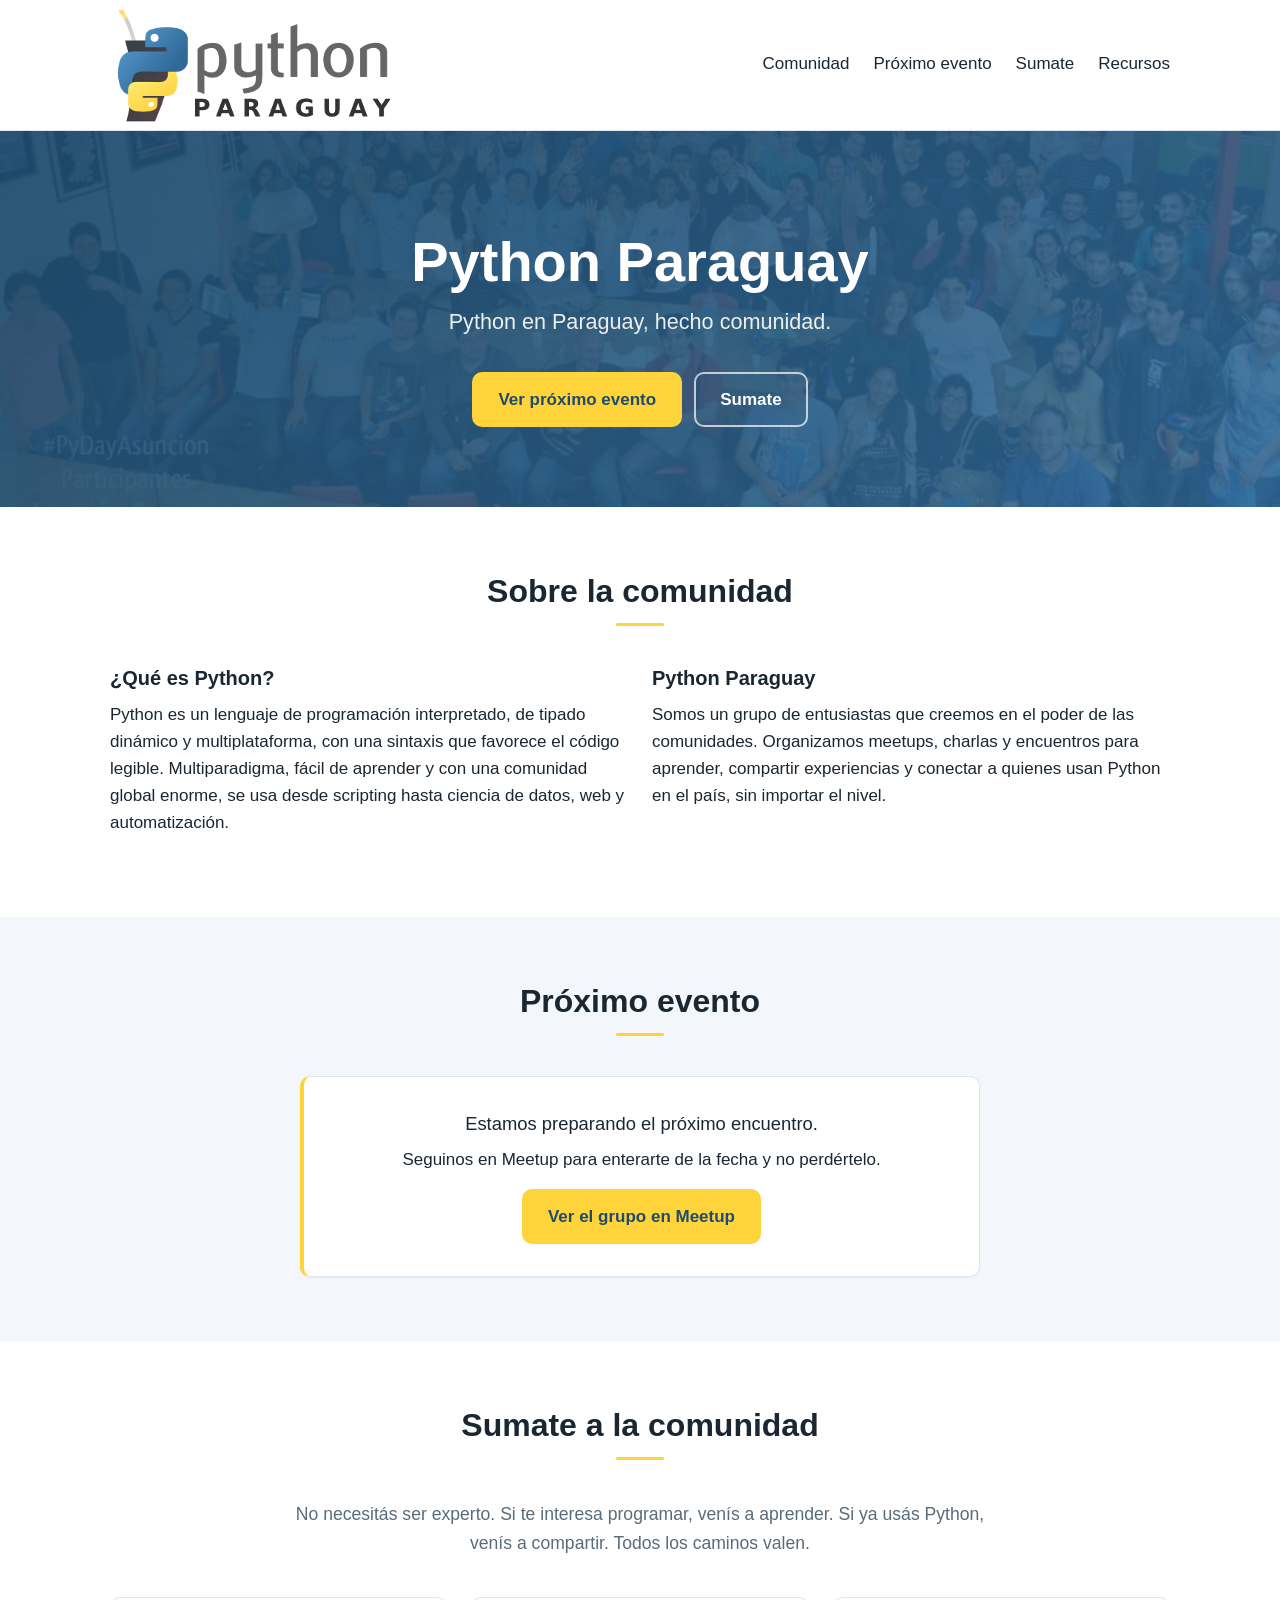
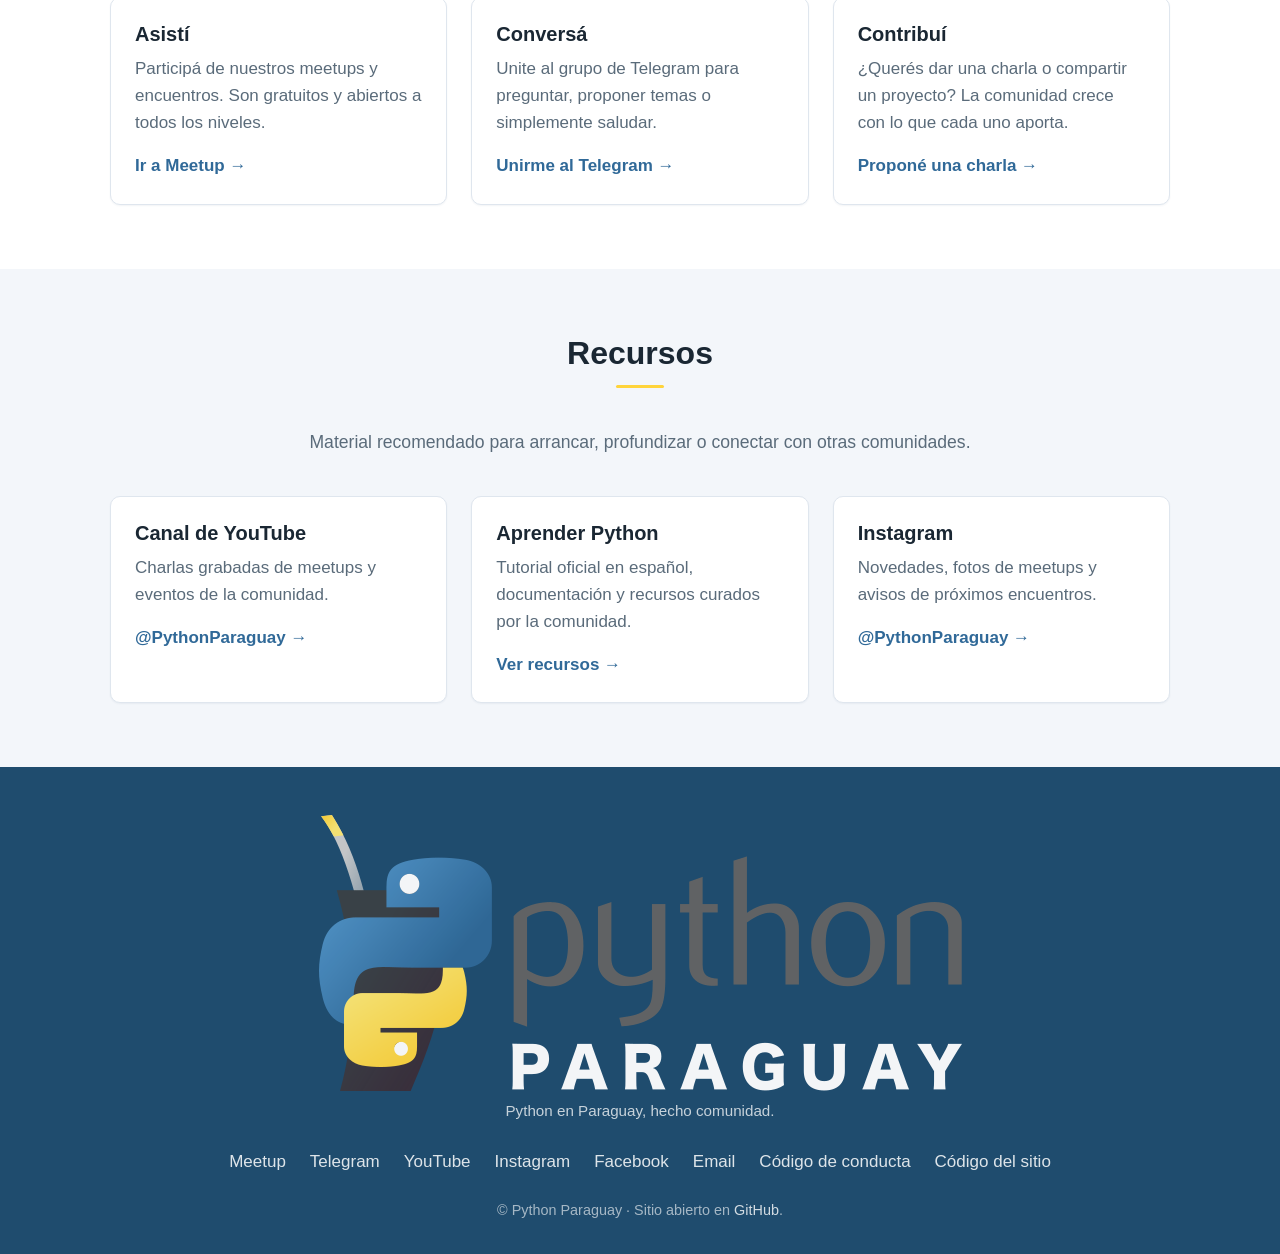
<file: index.html>
<!doctype html>
<html lang="es">
  <head>
    <meta charset="utf-8" />
    <meta name="viewport" content="width=device-width, initial-scale=1" />

    <title>Python Paraguay | Comunidad</title>
    <meta
      name="description"
      content="Comunidad de Python en Paraguay. Meetups, charlas y espacio para aprender y compartir."
    />
    <meta name="author" content="Python Paraguay" />

    <meta property="og:type" content="website" />
    <meta property="og:title" content="Python Paraguay | Comunidad" />
    <meta
      property="og:description"
      content="Python en Paraguay, hecho comunidad."
    />
    <meta property="og:url" content="https://pythonpy.org/" />
    <meta property="og:image" content="https://pythonpy.org/img/logo.png" />
    <meta property="og:locale" content="es_PY" />

    <meta name="twitter:card" content="summary_large_image" />
    <meta name="twitter:title" content="Python Paraguay | Comunidad" />
    <meta
      name="twitter:description"
      content="Python en Paraguay, hecho comunidad."
    />
    <meta name="twitter:image" content="https://pythonpy.org/img/logo.png" />

    <link rel="icon" href="img/favicon.png" type="image/png" />
    <link rel="stylesheet" href="css/style.css" />
  </head>

  <body>
    <header class="site-header">
      <div class="container nav-container">
        <a class="brand" href="#inicio">
          <img src="img/logo.png" alt="Python Paraguay" height="56" />
        </a>
        <button
          class="nav-toggle"
          aria-label="Abrir menú"
          aria-controls="primary-nav"
          aria-expanded="false"
        >
          <span></span><span></span><span></span>
        </button>
        <nav id="primary-nav" class="primary-nav">
          <a href="#sobre">Comunidad</a>
          <a href="#proximo-evento">Próximo evento</a>
          <a href="#sumate">Sumate</a>
          <a href="#recursos">Recursos</a>
        </nav>
      </div>
    </header>

    <main>
      <section id="inicio" class="hero">
        <div class="container hero-inner">
          <h1 class="hero-title">Python Paraguay</h1>
          <p class="hero-tagline">Python en Paraguay, hecho comunidad.</p>
          <div class="hero-ctas">
            <a class="btn btn-primary" href="#proximo-evento"
              >Ver próximo evento</a
            >
            <a class="btn btn-secondary" href="#sumate">Sumate</a>
          </div>
        </div>
      </section>

      <section id="sobre" class="section">
        <div class="container">
          <h2>Sobre la comunidad</h2>
          <div class="grid-2">
            <div>
              <h3>¿Qué es Python?</h3>
              <p>
                Python es un lenguaje de programación interpretado, de tipado
                dinámico y multiplataforma, con una sintaxis que favorece el
                código legible. Multiparadigma, fácil de aprender y con una
                comunidad global enorme, se usa desde scripting hasta ciencia de
                datos, web y automatización.
              </p>
            </div>
            <div>
              <h3>Python Paraguay</h3>
              <p>
                Somos un grupo de entusiastas que creemos en el poder de las
                comunidades. Organizamos meetups, charlas y encuentros para
                aprender, compartir experiencias y conectar a quienes usan
                Python en el país, sin importar el nivel.
              </p>
            </div>
          </div>
        </div>
      </section>

      <!-- PRÓXIMO EVENTO: editar este bloque cuando haya meetup agendado -->
      <section id="proximo-evento" class="section section-alt">
        <div class="container">
          <h2>Próximo evento</h2>

          <div class="event-card">
            <p class="event-status">Estamos preparando el próximo encuentro.</p>
            <p>
              Seguinos en Meetup para enterarte de la fecha y no perdértelo.
            </p>
            <a
              class="btn btn-primary"
              href="https://www.meetup.com/python-paraguay/"
              target="_blank"
              rel="noopener"
            >
              Ver el grupo en Meetup
            </a>
          </div>

          <!--
          Cuando haya evento agendado, reemplazá el bloque anterior por algo así:

          <div class="event-card">
            <p class="event-date">25 de abril · 19:00 · Asunción</p>
            <h3 class="event-title">Meetup Python Paraguay, Abril 2026</h3>
            <p>Charla sobre asyncio y networking en Python.</p>
            <a class="btn btn-primary" href="URL_DEL_EVENTO_EN_MEETUP" target="_blank" rel="noopener">
              Ver en Meetup
            </a>
          </div>
        --></div>
      </section>

      <section id="sumate" class="section">
        <div class="container">
          <h2>Sumate a la comunidad</h2>
          <p class="lead">
            No necesitás ser experto. Si te interesa programar, venís a
            aprender. Si ya usás Python, venís a compartir. Todos los caminos
            valen.
          </p>

          <div class="grid-3">
            <article class="card">
              <h3>Asistí</h3>
              <p>
                Participá de nuestros meetups y encuentros. Son gratuitos y
                abiertos a todos los niveles.
              </p>
              <a
                href="https://www.meetup.com/python-paraguay/"
                target="_blank"
                rel="noopener"
                >Ir a Meetup &rarr;</a
              >
            </article>

            <article class="card">
              <h3>Conversá</h3>
              <p>
                Unite al grupo de Telegram para preguntar, proponer temas o
                simplemente saludar.
              </p>
              <a
                href="https://t.me/PythonParaguay"
                target="_blank"
                rel="noopener"
                >Unirme al Telegram &rarr;</a
              >
            </article>

            <article class="card">
              <h3>Contribuí</h3>
              <p>
                ¿Querés dar una charla o compartir un proyecto? La comunidad
                crece con lo que cada uno aporta.
              </p>
              <a
                href="mailto:python-paraguay@googlegroups.com?subject=Quiero%20dar%20una%20charla"
                >Proponé una charla &rarr;</a
              >
            </article>
          </div>
        </div>
      </section>

      <section id="recursos" class="section section-alt">
        <div class="container">
          <h2>Recursos</h2>
          <p class="lead">
            Material recomendado para arrancar, profundizar o conectar con otras
            comunidades.
          </p>

          <div class="grid-3">
            <article class="card">
              <h3>Canal de YouTube</h3>
              <p>Charlas grabadas de meetups y eventos de la comunidad.</p>
              <a
                href="https://www.youtube.com/@PythonParaguay"
                target="_blank"
                rel="noopener"
                >@PythonParaguay &rarr;</a
              >
            </article>

            <article class="card">
              <h3>Aprender Python</h3>
              <p>
                Tutorial oficial en español, documentación y recursos curados
                por la comunidad.
              </p>
              <a href="aprender.html">Ver recursos &rarr;</a>
            </article>

            <article class="card">
              <h3>Instagram</h3>
              <p>
                Novedades, fotos de meetups y avisos de próximos encuentros.
              </p>
              <a
                href="https://www.instagram.com/PythonParaguay/"
                target="_blank"
                rel="noopener"
                >@PythonParaguay &rarr;</a
              >
            </article>
          </div>
        </div>
      </section>
    </main>

    <footer class="site-footer">
      <div class="container footer-inner">
        <div class="footer-brand">
          <img src="img/logo-white.png" alt="Python Paraguay" height="56" />
          <p>Python en Paraguay, hecho comunidad.</p>
        </div>

        <nav class="footer-links" aria-label="Enlaces del pie de página">
          <a
            href="https://www.meetup.com/python-paraguay/"
            target="_blank"
            rel="noopener"
            >Meetup</a
          >
          <a href="https://t.me/PythonParaguay" target="_blank" rel="noopener"
            >Telegram</a
          >
          <a
            href="https://www.youtube.com/@PythonParaguay"
            target="_blank"
            rel="noopener"
            >YouTube</a
          >
          <a
            href="https://www.instagram.com/PythonParaguay/"
            target="_blank"
            rel="noopener"
            >Instagram</a
          >
          <a
            href="https://www.facebook.com/PythonParaguay"
            target="_blank"
            rel="noopener"
            >Facebook</a
          >
          <a href="mailto:python-paraguay@googlegroups.com">Email</a>
          <a
            href="https://github.com/PythonParaguay/docs/blob/master/CoC.md"
            target="_blank"
            rel="noopener"
            >Código de conducta</a
          >
          <a
            href="https://github.com/PythonParaguay/pythonpy-web"
            target="_blank"
            rel="noopener"
            >Código del sitio</a
          >
        </nav>

        <p class="footer-copy">
          &copy; Python Paraguay · Sitio abierto en
          <a
            href="https://github.com/PythonParaguay/pythonpy-web"
            target="_blank"
            rel="noopener"
            >GitHub</a
          >.
        </p>
      </div>
    </footer>

    <script>
      // Menú móvil
      (function () {
        var toggle = document.querySelector(".nav-toggle");
        var nav = document.getElementById("primary-nav");
        if (!toggle || !nav) return;
        toggle.addEventListener("click", function () {
          var open = nav.classList.toggle("is-open");
          toggle.setAttribute("aria-expanded", open ? "true" : "false");
        });
        nav.addEventListener("click", function (e) {
          if (e.target.tagName === "A") {
            nav.classList.remove("is-open");
            toggle.setAttribute("aria-expanded", "false");
          }
        });
      })();
    </script>
  </body>
</html>
</file>
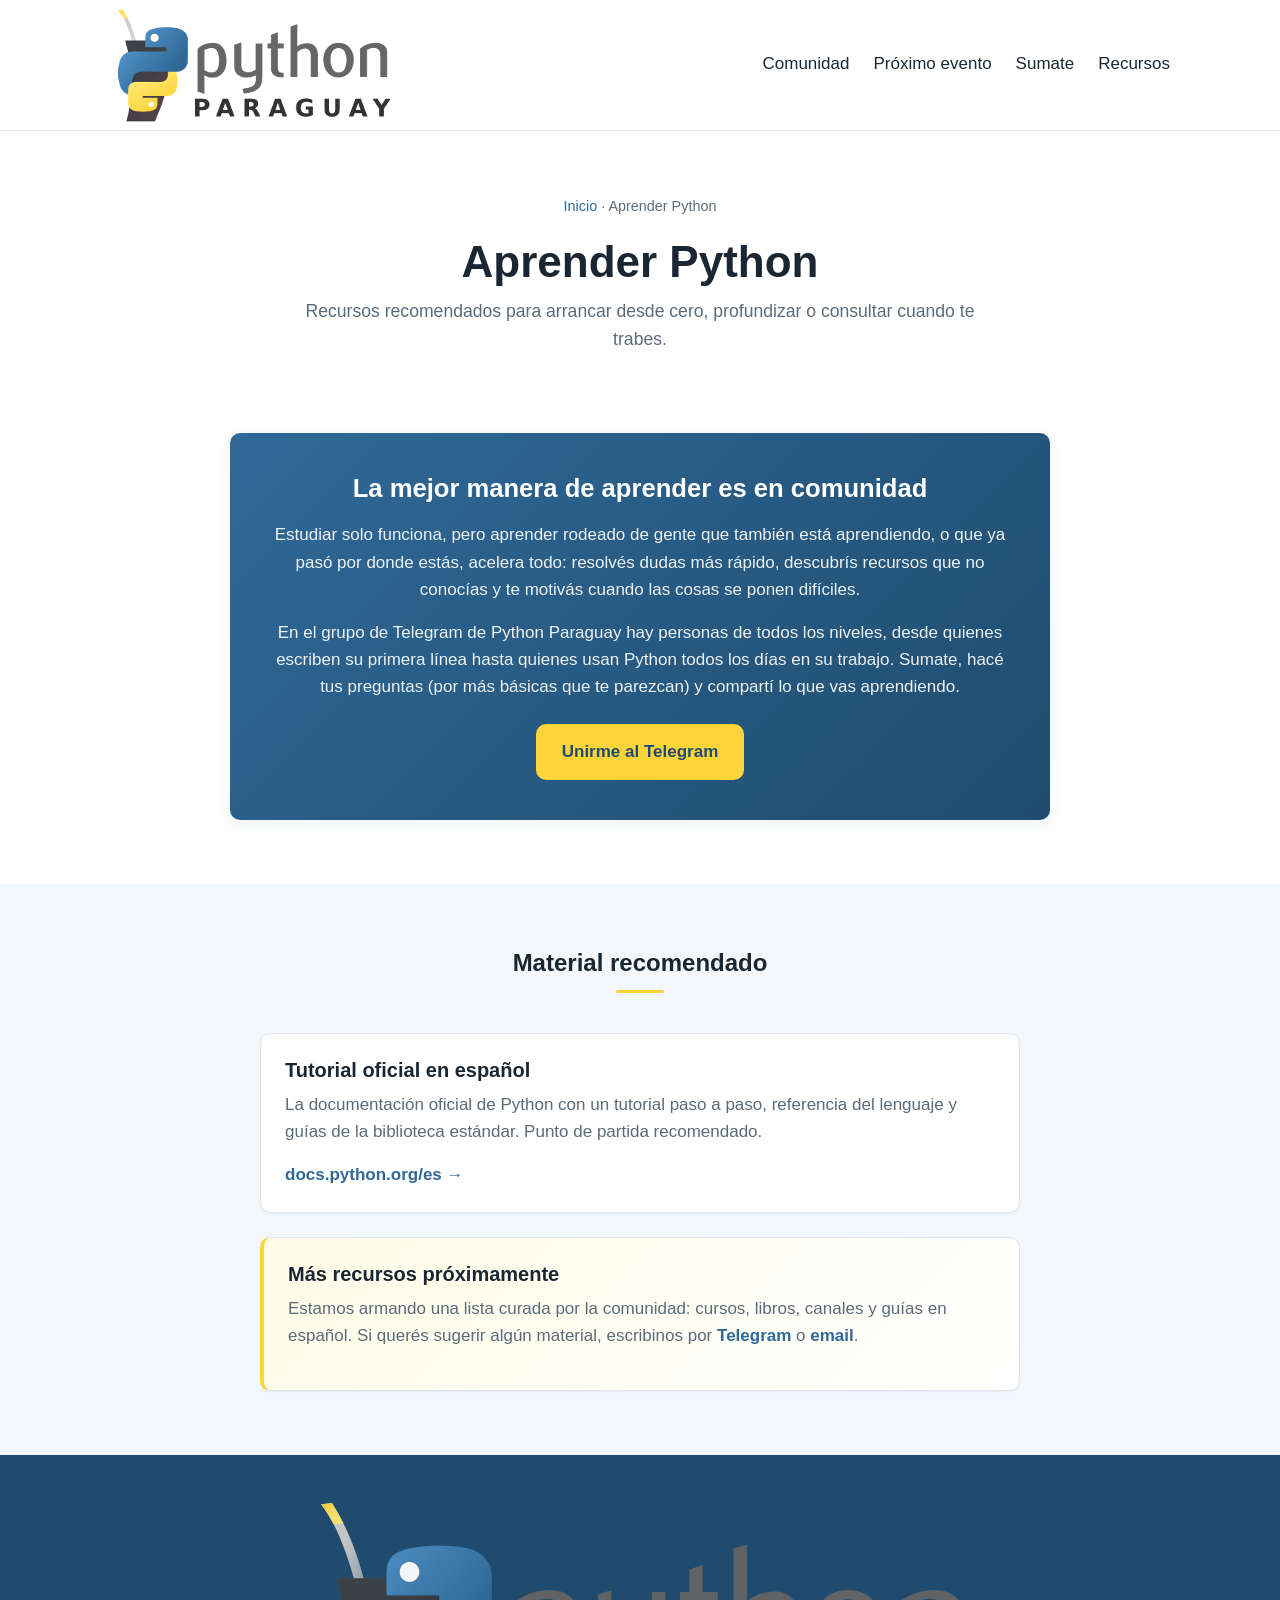
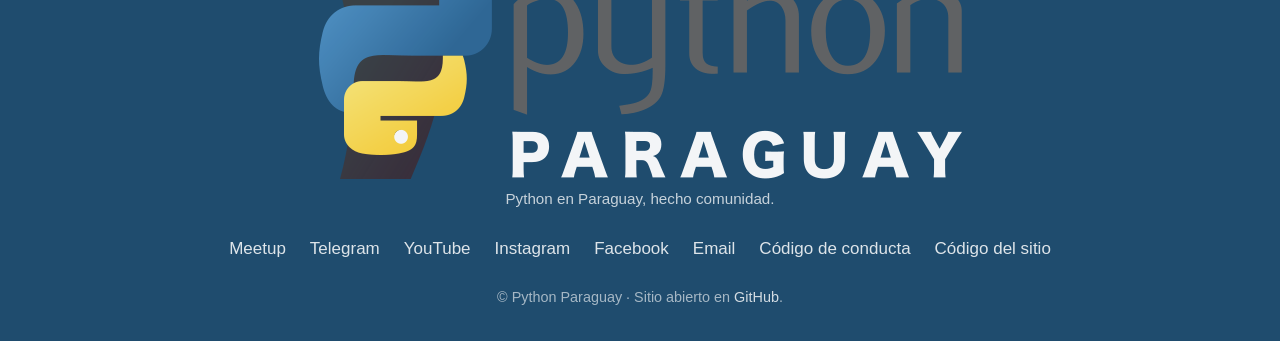
<file: aprender.html>
<!DOCTYPE html>
<html lang="es">
<head>
  <meta charset="utf-8">
  <meta name="viewport" content="width=device-width, initial-scale=1">

  <title>Aprender Python | Python Paraguay</title>
  <meta name="description" content="Recursos para aprender Python en español, curados por la comunidad Python Paraguay.">
  <meta name="author" content="Python Paraguay">

  <meta property="og:type" content="website">
  <meta property="og:title" content="Aprender Python | Python Paraguay">
  <meta property="og:description" content="Recursos para aprender Python en español.">
  <meta property="og:url" content="https://pythonpy.org/aprender.html">
  <meta property="og:image" content="https://pythonpy.org/img/logo.png">
  <meta property="og:locale" content="es_PY">

  <link rel="icon" href="img/favicon.png" type="image/png">
  <link rel="stylesheet" href="css/style.css">
</head>

<body>

  <header class="site-header">
    <div class="container nav-container">
      <a class="brand" href="index.html">
        <img src="img/logo.png" alt="Python Paraguay" height="56">
      </a>
      <button class="nav-toggle" aria-label="Abrir menú" aria-controls="primary-nav" aria-expanded="false">
        <span></span><span></span><span></span>
      </button>
      <nav id="primary-nav" class="primary-nav">
        <a href="index.html#sobre">Comunidad</a>
        <a href="index.html#proximo-evento">Próximo evento</a>
        <a href="index.html#sumate">Sumate</a>
        <a href="index.html#recursos">Recursos</a>
      </nav>
    </div>
  </header>

  <main>

    <section class="section page-intro">
      <div class="container">
        <p class="breadcrumb"><a href="index.html">Inicio</a> · Aprender Python</p>
        <h1>Aprender Python</h1>
        <p class="lead">Recursos recomendados para arrancar desde cero, profundizar o consultar cuando te trabes.</p>
      </div>
    </section>

    <section class="section">
      <div class="container">
        <div class="highlight-block">
          <h2>La mejor manera de aprender es en comunidad</h2>
          <p>Estudiar solo funciona, pero aprender rodeado de gente que también está aprendiendo, o que ya pasó por donde estás, acelera todo: resolvés dudas más rápido, descubrís recursos que no conocías y te motivás cuando las cosas se ponen difíciles.</p>
          <p>En el grupo de Telegram de Python Paraguay hay personas de todos los niveles, desde quienes escriben su primera línea hasta quienes usan Python todos los días en su trabajo. Sumate, hacé tus preguntas (por más básicas que te parezcan) y compartí lo que vas aprendiendo.</p>
          <a class="btn btn-primary" href="https://t.me/PythonParaguay" target="_blank" rel="noopener">Unirme al Telegram</a>
        </div>
      </div>
    </section>

    <section class="section section-alt">
      <div class="container">
        <h2 class="resource-heading">Material recomendado</h2>
        <div class="resource-list">

          <article class="card">
            <h3>Tutorial oficial en español</h3>
            <p>La documentación oficial de Python con un tutorial paso a paso, referencia del lenguaje y guías de la biblioteca estándar. Punto de partida recomendado.</p>
            <a href="https://docs.python.org/es/3/tutorial/" target="_blank" rel="noopener">docs.python.org/es &rarr;</a>
          </article>

          <article class="card card-soon">
            <h3>Más recursos próximamente</h3>
            <p>Estamos armando una lista curada por la comunidad: cursos, libros, canales y guías en español. Si querés sugerir algún material, escribinos por <a href="https://t.me/PythonParaguay" target="_blank" rel="noopener">Telegram</a> o <a href="mailto:python-paraguay@googlegroups.com">email</a>.</p>
          </article>

        </div>
      </div>
    </section>

  </main>

  <footer class="site-footer">
    <div class="container footer-inner">
      <div class="footer-brand">
        <img src="img/logo-white.png" alt="Python Paraguay" height="56">
        <p>Python en Paraguay, hecho comunidad.</p>
      </div>

      <nav class="footer-links" aria-label="Enlaces del pie de página">
        <a href="https://www.meetup.com/python-paraguay/" target="_blank" rel="noopener">Meetup</a>
        <a href="https://t.me/PythonParaguay" target="_blank" rel="noopener">Telegram</a>
        <a href="https://www.youtube.com/@PythonParaguay" target="_blank" rel="noopener">YouTube</a>
        <a href="https://www.instagram.com/PythonParaguay/" target="_blank" rel="noopener">Instagram</a>
        <a href="https://www.facebook.com/PythonParaguay" target="_blank" rel="noopener">Facebook</a>
        <a href="mailto:python-paraguay@googlegroups.com">Email</a>
        <a href="https://github.com/PythonParaguay/docs/blob/master/CoC.md" target="_blank" rel="noopener">Código de conducta</a>
        <a href="https://github.com/PythonParaguay/pythonpy-web" target="_blank" rel="noopener">Código del sitio</a>
      </nav>

      <p class="footer-copy">&copy; Python Paraguay · Sitio abierto en <a href="https://github.com/PythonParaguay/pythonpy-web" target="_blank" rel="noopener">GitHub</a>.</p>
    </div>
  </footer>

  <script>
    (function () {
      var toggle = document.querySelector('.nav-toggle');
      var nav = document.getElementById('primary-nav');
      if (!toggle || !nav) return;
      toggle.addEventListener('click', function () {
        var open = nav.classList.toggle('is-open');
        toggle.setAttribute('aria-expanded', open ? 'true' : 'false');
      });
    })();
  </script>

</body>
</html>
</file>
<file: css/style.css>
:root {
  --py-blue: #306998;
  --py-blue-dark: #1f4c6e;
  --py-yellow: #ffd43b;
  --py-yellow-dark: #e6b800;
  --text: #1a2733;
  --text-muted: #5a6b7a;
  --bg: #ffffff;
  --bg-alt: #f3f6fa;
  --border: #dfe6ee;
  --radius: 10px;
  --shadow-sm: 0 1px 2px rgba(31, 76, 110, 0.06);
  --shadow-md: 0 4px 16px rgba(31, 76, 110, 0.08);
  --container: 1100px;
  --header-h: 72px;
  --font-sans: -apple-system, BlinkMacSystemFont, "Segoe UI", Roboto, "Helvetica Neue", Arial, sans-serif;
}

*, *::before, *::after { box-sizing: border-box; }

html { scroll-behavior: smooth; scroll-padding-top: var(--header-h); }

body {
  margin: 0;
  font-family: var(--font-sans);
  font-size: 17px;
  line-height: 1.6;
  color: var(--text);
  background: var(--bg);
  -webkit-font-smoothing: antialiased;
}

img { max-width: 100%; height: auto; display: block; }

a { color: var(--py-blue); text-decoration: none; }
a:hover { color: var(--py-blue-dark); text-decoration: underline; }

h1, h2, h3 { line-height: 1.25; margin: 0 0 0.5em; color: var(--text); }
h2 { font-size: 2rem; margin-bottom: 1rem; }
h3 { font-size: 1.25rem; }
p { margin: 0 0 1rem; }

.container {
  width: 100%;
  max-width: var(--container);
  margin: 0 auto;
  padding: 0 1.25rem;
}

/* Header / nav */
.site-header {
  position: sticky;
  top: 0;
  z-index: 10;
  background: rgba(255, 255, 255, 0.95);
  backdrop-filter: saturate(180%) blur(8px);
  border-bottom: 1px solid var(--border);
}

.nav-container {
  display: flex;
  align-items: center;
  justify-content: space-between;
  min-height: var(--header-h);
  gap: 1rem;
}

.brand img { display: block; }

.primary-nav {
  display: flex;
  gap: 1.5rem;
  align-items: center;
}

.primary-nav a {
  color: var(--text);
  font-weight: 500;
  padding: 0.5rem 0;
  border-bottom: 2px solid transparent;
}

.primary-nav a:hover {
  color: var(--py-blue);
  text-decoration: none;
  border-bottom-color: var(--py-yellow);
}

.nav-toggle {
  display: none;
  background: none;
  border: 0;
  padding: 0.5rem;
  cursor: pointer;
}

.nav-toggle span {
  display: block;
  width: 24px;
  height: 2px;
  background: var(--text);
  margin: 5px 0;
  border-radius: 2px;
}

/* Hero */
.hero {
  background:
    linear-gradient(135deg, rgba(31, 76, 110, 0.92), rgba(48, 105, 152, 0.85)),
    url('../img/bg.jpg') center / cover no-repeat;
  color: #fff;
  padding: 6rem 0 5rem;
  text-align: center;
}

.hero-title {
  font-size: clamp(2.2rem, 5vw, 3.5rem);
  margin-bottom: 0.5rem;
  color: #fff;
}

.hero-tagline {
  font-size: clamp(1.1rem, 2vw, 1.35rem);
  color: rgba(255, 255, 255, 0.9);
  margin-bottom: 2rem;
  max-width: 680px;
  margin-left: auto;
  margin-right: auto;
}

.hero-ctas {
  display: flex;
  gap: 0.75rem;
  justify-content: center;
  flex-wrap: wrap;
}

/* Buttons */
.btn {
  display: inline-block;
  padding: 0.75rem 1.5rem;
  border-radius: var(--radius);
  font-weight: 600;
  text-decoration: none;
  border: 2px solid transparent;
  transition: transform 0.1s ease, background 0.15s ease, color 0.15s ease;
  cursor: pointer;
}

.btn:hover { transform: translateY(-1px); text-decoration: none; }

.btn-primary {
  background: var(--py-yellow);
  color: var(--py-blue-dark);
  border-color: var(--py-yellow);
}

.btn-primary:hover {
  background: var(--py-yellow-dark);
  border-color: var(--py-yellow-dark);
  color: var(--py-blue-dark);
}

.btn-secondary {
  background: transparent;
  color: #fff;
  border-color: rgba(255, 255, 255, 0.7);
}

.btn-secondary:hover {
  background: rgba(255, 255, 255, 0.12);
  color: #fff;
  border-color: #fff;
}

/* Sections */
.section {
  padding: 4rem 0;
}

.section-alt {
  background: var(--bg-alt);
}

.section h2 {
  text-align: center;
  margin-bottom: 2.5rem;
  position: relative;
}

.section h2::after {
  content: "";
  display: block;
  width: 48px;
  height: 3px;
  background: var(--py-yellow);
  margin: 0.75rem auto 0;
  border-radius: 2px;
}

.lead {
  font-size: 1.1rem;
  color: var(--text-muted);
  text-align: center;
  max-width: 720px;
  margin: 0 auto 2.5rem;
}

/* Grids */
.grid-2, .grid-3 {
  display: grid;
  gap: 1.5rem;
}

.grid-2 { grid-template-columns: repeat(2, 1fr); }
.grid-3 { grid-template-columns: repeat(3, 1fr); }

/* Cards */
.card {
  background: #fff;
  border: 1px solid var(--border);
  border-radius: var(--radius);
  padding: 1.5rem;
  box-shadow: var(--shadow-sm);
  transition: transform 0.15s ease, box-shadow 0.15s ease;
}

.card:hover {
  transform: translateY(-2px);
  box-shadow: var(--shadow-md);
}

.card h3 { margin-bottom: 0.5rem; }
.card p { color: var(--text-muted); }
.card a { font-weight: 600; }
.card-aside { font-size: 0.9rem; margin: 0.75rem 0 0; }
.card-aside a { font-weight: 500; }

/* Subpage layout */
.page-intro { padding-bottom: 1rem; text-align: center; }
.page-intro h1 {
  font-size: clamp(2rem, 4vw, 2.75rem);
  margin-bottom: 0.5rem;
}
.page-intro .lead { margin-bottom: 0; }

.breadcrumb {
  color: var(--text-muted);
  font-size: 0.9rem;
  margin-bottom: 1rem;
}

.resource-list {
  display: grid;
  gap: 1.5rem;
  max-width: 760px;
  margin: 0 auto;
}

.card-soon {
  background: linear-gradient(135deg, #fffbe6, #fff);
  border-left: 4px solid var(--py-yellow);
}

.highlight-block {
  max-width: 820px;
  margin: 0 auto;
  background: linear-gradient(135deg, var(--py-blue), var(--py-blue-dark));
  color: #fff;
  border-radius: var(--radius);
  padding: 2.5rem;
  text-align: center;
  box-shadow: var(--shadow-md);
}

.highlight-block h2 {
  color: #fff;
  margin-bottom: 1rem;
  font-size: 1.6rem;
}

.highlight-block h2::after { display: none; }

.highlight-block p {
  color: rgba(255, 255, 255, 0.92);
  margin-bottom: 1rem;
}

.highlight-block p:last-of-type { margin-bottom: 1.5rem; }

.resource-heading {
  text-align: center;
  margin-bottom: 2rem;
  font-size: 1.5rem;
}

/* Event card */
.event-card {
  max-width: 680px;
  margin: 0 auto;
  background: #fff;
  border: 1px solid var(--border);
  border-left: 4px solid var(--py-yellow);
  border-radius: var(--radius);
  padding: 2rem;
  text-align: center;
  box-shadow: var(--shadow-sm);
}

.event-date {
  color: var(--py-blue);
  font-weight: 600;
  font-size: 0.95rem;
  letter-spacing: 0.02em;
  text-transform: uppercase;
  margin-bottom: 0.5rem;
}

.event-title {
  margin-bottom: 0.75rem;
  font-size: 1.5rem;
}

.event-status {
  font-size: 1.15rem;
  color: var(--text);
  margin-bottom: 0.5rem;
  font-weight: 500;
}

/* Footer */
.site-footer {
  background: var(--py-blue-dark);
  color: rgba(255, 255, 255, 0.9);
  padding: 3rem 0 2rem;
}

.footer-inner {
  display: flex;
  flex-direction: column;
  align-items: center;
  gap: 1.5rem;
  text-align: center;
}

.footer-brand { display: flex; flex-direction: column; align-items: center; gap: 0.5rem; }
.footer-brand img { opacity: 0.95; }
.footer-brand p { color: rgba(255, 255, 255, 0.75); margin: 0; font-size: 0.95rem; }

.footer-links {
  display: flex;
  flex-wrap: wrap;
  gap: 0.5rem 1.5rem;
  justify-content: center;
}

.footer-links a { color: #fff; opacity: 0.85; }
.footer-links a:hover { opacity: 1; color: var(--py-yellow); text-decoration: none; }

.footer-copy {
  color: rgba(255, 255, 255, 0.6);
  font-size: 0.9rem;
  margin: 0;
}

.footer-copy a { color: rgba(255, 255, 255, 0.8); }
.footer-copy a:hover { color: var(--py-yellow); }

/* Responsive */
@media (max-width: 768px) {
  .nav-toggle { display: block; }
  .primary-nav {
    position: absolute;
    top: var(--header-h);
    left: 0;
    right: 0;
    flex-direction: column;
    align-items: stretch;
    gap: 0;
    background: #fff;
    border-bottom: 1px solid var(--border);
    padding: 0.5rem 1.25rem 1rem;
    display: none;
  }
  .primary-nav.is-open { display: flex; }
  .primary-nav a {
    padding: 0.75rem 0;
    border-bottom: 1px solid var(--border);
  }
  .primary-nav a:last-child { border-bottom: 0; }

  .hero { padding: 4rem 0 3.5rem; }
  .section { padding: 3rem 0; }

  .grid-2, .grid-3 { grid-template-columns: 1fr; }
}
</file>
